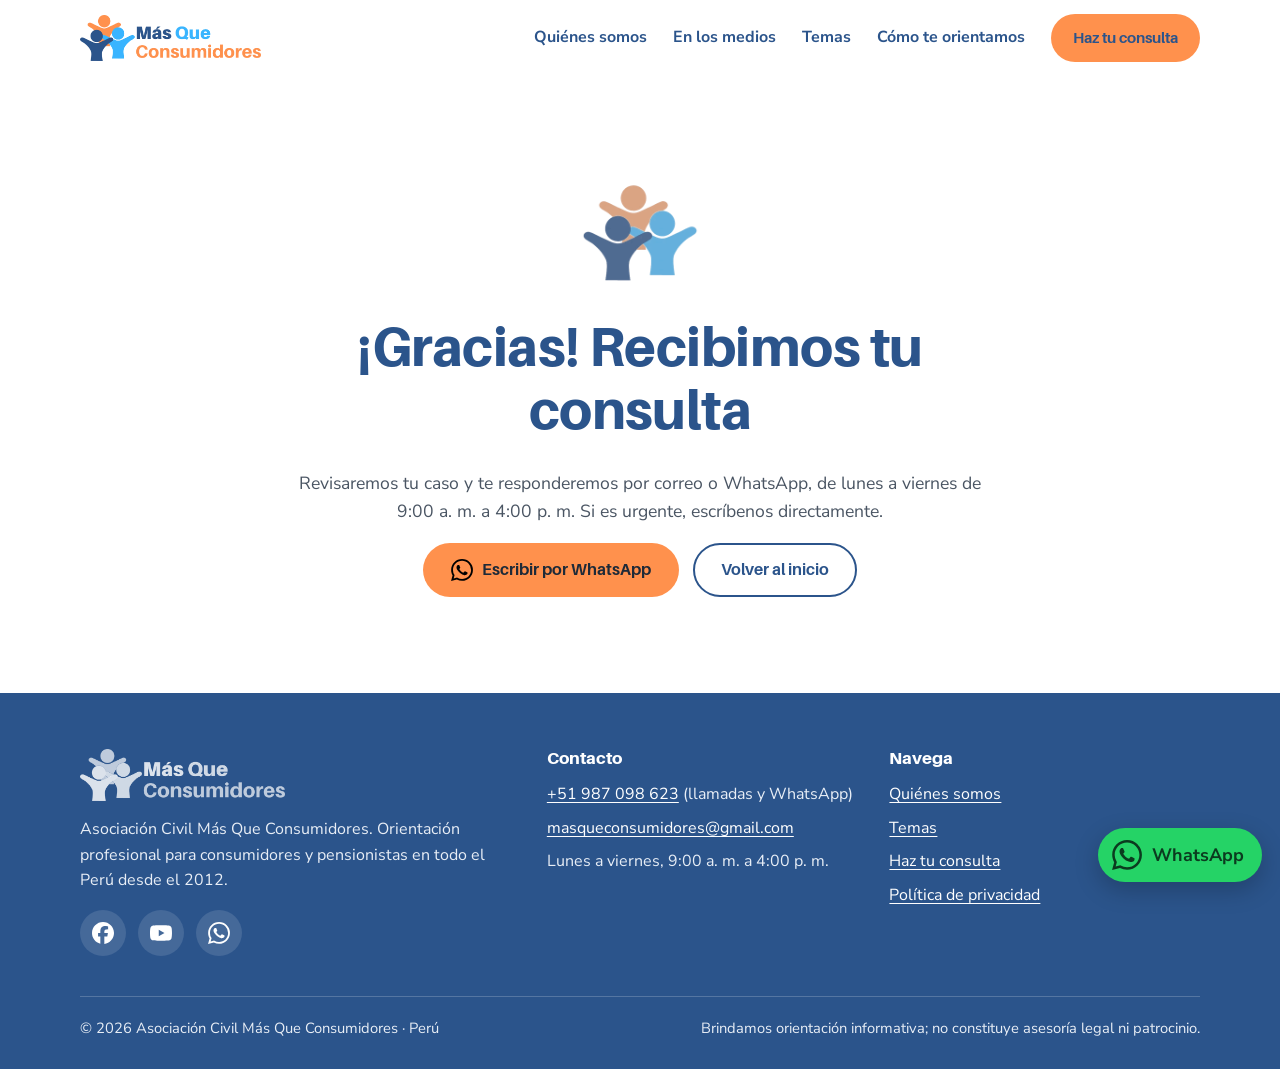
<file: gracias/index.html>
<!doctype html>
<html lang="es-PE">
<head>
<meta charset="utf-8">
<meta name="viewport" content="width=device-width, initial-scale=1">
<title>Consulta enviada | Más Que Consumidores</title>
<meta name="description" content="Recibimos tu consulta. Te responderemos por correo o WhatsApp.">
<link rel="canonical" href="https://masqueconsumidores.github.io/gracias/">
<meta name="theme-color" content="#2B548B">
<meta property="og:type" content="website">
<meta property="og:locale" content="es_PE">
<meta property="og:site_name" content="Más Que Consumidores">
<meta property="og:title" content="Consulta enviada | Más Que Consumidores">
<meta property="og:description" content="Recibimos tu consulta. Te responderemos por correo o WhatsApp.">
<meta property="og:url" content="https://masqueconsumidores.github.io/gracias/">
<meta property="og:image" content="https://masqueconsumidores.github.io/assets/img/og-mas-que-consumidores.jpg">
<meta property="og:image:width" content="1200">
<meta property="og:image:height" content="630">
<meta name="twitter:card" content="summary_large_image">
<link rel="icon" type="image/png" sizes="32x32" href="../assets/img/favicon-32.png">
<link rel="icon" type="image/png" sizes="48x48" href="../assets/img/favicon-48.png">
<link rel="apple-touch-icon" href="../assets/img/apple-touch-icon.png">
<link rel="preload" href="../assets/fonts/aileron-latin-800-normal.woff2" as="font" type="font/woff2" crossorigin>
<link rel="stylesheet" href="../assets/css/styles.css?v=5">
<!-- Google tag (gtag.js) -->
<script async src="https://www.googletagmanager.com/gtag/js?id=G-V4RS6MXYWG"></script>
<script>window.dataLayer=window.dataLayer||[];function gtag(){dataLayer.push(arguments);}gtag('js',new Date());gtag('config','G-V4RS6MXYWG');</script>
<meta name="robots" content="noindex">
</head>
<body>
<a class="saltar" href="#contenido">Saltar al contenido</a>
<header class="cabecera">
  <div class="contenedor cabecera__fila">
    <a class="cabecera__logo" href="../index.html" aria-label="Más Que Consumidores, ir al inicio">
      <img src="../assets/img/logo-color.png" alt="Más Que Consumidores" width="720" height="183">
    </a>
    <button class="menu-boton" type="button" aria-controls="menu" aria-expanded="false" aria-label="Abrir menú"><svg viewBox="0 0 24 24" aria-hidden="true" focusable="false"><path d="M3 6h18M3 12h18M3 18h18" stroke="currentColor" stroke-width="2.2" stroke-linecap="round" fill="none"/></svg></button>
    <nav aria-label="Principal">
      <div class="menu" id="menu">
        <a href="../#quienes-somos">Quiénes somos</a>
        <a href="../#en-los-medios">En los medios</a>
        <a href="../#temas">Temas</a>
        <a href="../#como-te-orientamos">Cómo te orientamos</a>
        <a class="btn btn--naranja" href="../#contacto">Haz tu consulta</a>
      </div>
    </nav>
  </div>
</header>
<main id="contenido" class="pagina">
  <div class="contenedor centro">
    <img class="icono-grande" src="../assets/img/favicon-512.png" alt="" width="512" height="512">
    <h1>¡Gracias! Recibimos tu consulta</h1>
    <p class="intro" style="margin:0 auto 1em">Revisaremos tu caso y te responderemos por correo o WhatsApp, de lunes a viernes de 9:00 a. m. a 4:00 p. m. Si es urgente, escríbenos directamente.</p>
    <div class="botones">
      <a class="btn btn--naranja" href="https://wa.me/51987098623?text=Hola%2C%20quisiera%20una%20orientaci%C3%B3n%20sobre%20" data-sin-icono><svg viewBox="0 0 24 24" aria-hidden="true" focusable="false"><path d="M17.47 14.38c-.3-.15-1.76-.87-2.03-.97-.27-.1-.47-.15-.67.15-.2.3-.77.97-.94 1.16-.17.2-.35.22-.64.08-.3-.15-1.26-.46-2.39-1.48-.88-.79-1.48-1.76-1.65-2.06-.17-.3-.02-.46.13-.6.13-.14.3-.35.45-.52.15-.18.2-.3.3-.5.1-.2.05-.37-.03-.52-.07-.15-.67-1.61-.92-2.2-.24-.58-.49-.5-.67-.51h-.57c-.2 0-.52.07-.79.37-.27.3-1.04 1.02-1.04 2.48s1.07 2.88 1.21 3.07c.15.2 2.1 3.2 5.08 4.49.71.31 1.26.49 1.7.63.71.22 1.36.19 1.87.12.57-.09 1.76-.72 2-1.42.25-.69.25-1.29.17-1.41-.07-.12-.27-.2-.57-.35m-5.42 7.4h-.01a9.87 9.87 0 0 1-5.03-1.38l-.36-.21-3.74.98 1-3.65-.24-.37a9.86 9.86 0 0 1-1.51-5.26c0-5.45 4.44-9.88 9.89-9.88 2.64 0 5.12 1.03 6.99 2.9a9.83 9.83 0 0 1 2.89 6.99c0 5.45-4.44 9.88-9.88 9.88m8.41-18.3A11.82 11.82 0 0 0 12.05 0C5.5 0 .16 5.34.16 11.89c0 2.1.55 4.14 1.59 5.95L.06 24l6.3-1.65a11.88 11.88 0 0 0 5.68 1.45h.01c6.55 0 11.89-5.34 11.89-11.89a11.82 11.82 0 0 0-3.48-8.41Z"/></svg>Escribir por WhatsApp</a>
      <a class="btn btn--borde" href="../index.html">Volver al inicio</a>
    </div>
  </div>
</main>
<footer class="pie">
  <div class="contenedor">
    <div class="pie__rejilla">
      <div>
        <img class="pie__logo" src="../assets/img/logo-blanco.png" alt="Más Que Consumidores" width="720" height="183" loading="lazy">
        <p>Asociación Civil Más Que Consumidores. Orientación profesional para consumidores y pensionistas en todo el Perú desde el 2012.</p>
        <div class="redes">
          <a href="https://www.facebook.com/Masqueconsumidores" aria-label="Facebook de Más Que Consumidores" data-sin-icono><svg viewBox="0 0 24 24" aria-hidden="true" focusable="false"><path d="M9.1 23.69v-7.98H6.63v-3.67H9.1v-1.58c0-4.09 1.85-5.98 5.86-5.98.4 0 .96.04 1.47.1.39.04.77.11 1.14.2v3.32a8.6 8.6 0 0 0-1.39-.05c-.7 0-1.26.1-1.67.31a1.69 1.69 0 0 0-.68.62c-.26.42-.38 1-.38 1.75v1.3h3.92l-.39 2.1-.28 1.57h-3.25v8.24C19.4 23.24 24 18.18 24 12.04c0-6.63-5.37-12-12-12S0 5.42 0 12.04c0 5.63 3.87 10.35 9.1 11.65Z"/></svg></a>
          <a href="https://www.youtube.com/@abdondelgado1642" aria-label="Canal de YouTube" data-sin-icono><svg viewBox="0 0 24 24" aria-hidden="true" focusable="false"><path d="M23.5 6.19a3.02 3.02 0 0 0-2.12-2.14C19.5 3.55 12 3.55 12 3.55s-7.5 0-9.38.5A3.02 3.02 0 0 0 .5 6.19C0 8.07 0 12 0 12s0 3.93.5 5.81a3.02 3.02 0 0 0 2.12 2.14c1.88.5 9.38.5 9.38.5s7.5 0 9.38-.5a3.02 3.02 0 0 0 2.12-2.14C24 15.93 24 12 24 12s0-3.93-.5-5.81ZM9.55 15.57V8.43L15.82 12l-6.27 3.57Z"/></svg></a>
          <a href="https://wa.me/51987098623?text=Hola%2C%20quisiera%20una%20orientaci%C3%B3n%20sobre%20" aria-label="WhatsApp" data-sin-icono><svg viewBox="0 0 24 24" aria-hidden="true" focusable="false"><path d="M17.47 14.38c-.3-.15-1.76-.87-2.03-.97-.27-.1-.47-.15-.67.15-.2.3-.77.97-.94 1.16-.17.2-.35.22-.64.08-.3-.15-1.26-.46-2.39-1.48-.88-.79-1.48-1.76-1.65-2.06-.17-.3-.02-.46.13-.6.13-.14.3-.35.45-.52.15-.18.2-.3.3-.5.1-.2.05-.37-.03-.52-.07-.15-.67-1.61-.92-2.2-.24-.58-.49-.5-.67-.51h-.57c-.2 0-.52.07-.79.37-.27.3-1.04 1.02-1.04 2.48s1.07 2.88 1.21 3.07c.15.2 2.1 3.2 5.08 4.49.71.31 1.26.49 1.7.63.71.22 1.36.19 1.87.12.57-.09 1.76-.72 2-1.42.25-.69.25-1.29.17-1.41-.07-.12-.27-.2-.57-.35m-5.42 7.4h-.01a9.87 9.87 0 0 1-5.03-1.38l-.36-.21-3.74.98 1-3.65-.24-.37a9.86 9.86 0 0 1-1.51-5.26c0-5.45 4.44-9.88 9.89-9.88 2.64 0 5.12 1.03 6.99 2.9a9.83 9.83 0 0 1 2.89 6.99c0 5.45-4.44 9.88-9.88 9.88m8.41-18.3A11.82 11.82 0 0 0 12.05 0C5.5 0 .16 5.34.16 11.89c0 2.1.55 4.14 1.59 5.95L.06 24l6.3-1.65a11.88 11.88 0 0 0 5.68 1.45h.01c6.55 0 11.89-5.34 11.89-11.89a11.82 11.82 0 0 0-3.48-8.41Z"/></svg></a>
        </div>
      </div>
      <div>
        <h2>Contacto</h2>
        <ul>
          <li><a href="tel:+51987098623">+51 987 098 623</a> (llamadas y WhatsApp)</li>
          <li><a href="mailto:masqueconsumidores@gmail.com">masqueconsumidores@gmail.com</a></li>
          <li>Lunes a viernes, 9:00 a. m. a 4:00 p. m.</li>
        </ul>
      </div>
      <div>
        <h2>Navega</h2>
        <ul>
          <li><a href="../index.html#quienes-somos">Quiénes somos</a></li>
          <li><a href="../index.html#temas">Temas</a></li>
          <li><a href="../index.html#contacto">Haz tu consulta</a></li>
          <li><a href="../privacidad/index.html">Política de privacidad</a></li>
        </ul>
      </div>
    </div>
    <div class="pie__legal">
      <span>© <span id="anio">2026</span> Asociación Civil Más Que Consumidores · Perú</span>
      <span>Brindamos orientación informativa; no constituye asesoría legal ni patrocinio.</span>
    </div>
  </div>
</footer>
<a class="wa-flotante" href="https://wa.me/51987098623?text=Hola%2C%20quisiera%20una%20orientaci%C3%B3n%20sobre%20" aria-label="Escríbenos por WhatsApp" data-sin-icono><svg viewBox="0 0 24 24" aria-hidden="true" focusable="false"><path d="M17.47 14.38c-.3-.15-1.76-.87-2.03-.97-.27-.1-.47-.15-.67.15-.2.3-.77.97-.94 1.16-.17.2-.35.22-.64.08-.3-.15-1.26-.46-2.39-1.48-.88-.79-1.48-1.76-1.65-2.06-.17-.3-.02-.46.13-.6.13-.14.3-.35.45-.52.15-.18.2-.3.3-.5.1-.2.05-.37-.03-.52-.07-.15-.67-1.61-.92-2.2-.24-.58-.49-.5-.67-.51h-.57c-.2 0-.52.07-.79.37-.27.3-1.04 1.02-1.04 2.48s1.07 2.88 1.21 3.07c.15.2 2.1 3.2 5.08 4.49.71.31 1.26.49 1.7.63.71.22 1.36.19 1.87.12.57-.09 1.76-.72 2-1.42.25-.69.25-1.29.17-1.41-.07-.12-.27-.2-.57-.35m-5.42 7.4h-.01a9.87 9.87 0 0 1-5.03-1.38l-.36-.21-3.74.98 1-3.65-.24-.37a9.86 9.86 0 0 1-1.51-5.26c0-5.45 4.44-9.88 9.89-9.88 2.64 0 5.12 1.03 6.99 2.9a9.83 9.83 0 0 1 2.89 6.99c0 5.45-4.44 9.88-9.88 9.88m8.41-18.3A11.82 11.82 0 0 0 12.05 0C5.5 0 .16 5.34.16 11.89c0 2.1.55 4.14 1.59 5.95L.06 24l6.3-1.65a11.88 11.88 0 0 0 5.68 1.45h.01c6.55 0 11.89-5.34 11.89-11.89a11.82 11.82 0 0 0-3.48-8.41Z"/></svg><span>WhatsApp</span></a>
<script src="../assets/js/main.js?v=5" defer></script>
</body>
</html>
</file>
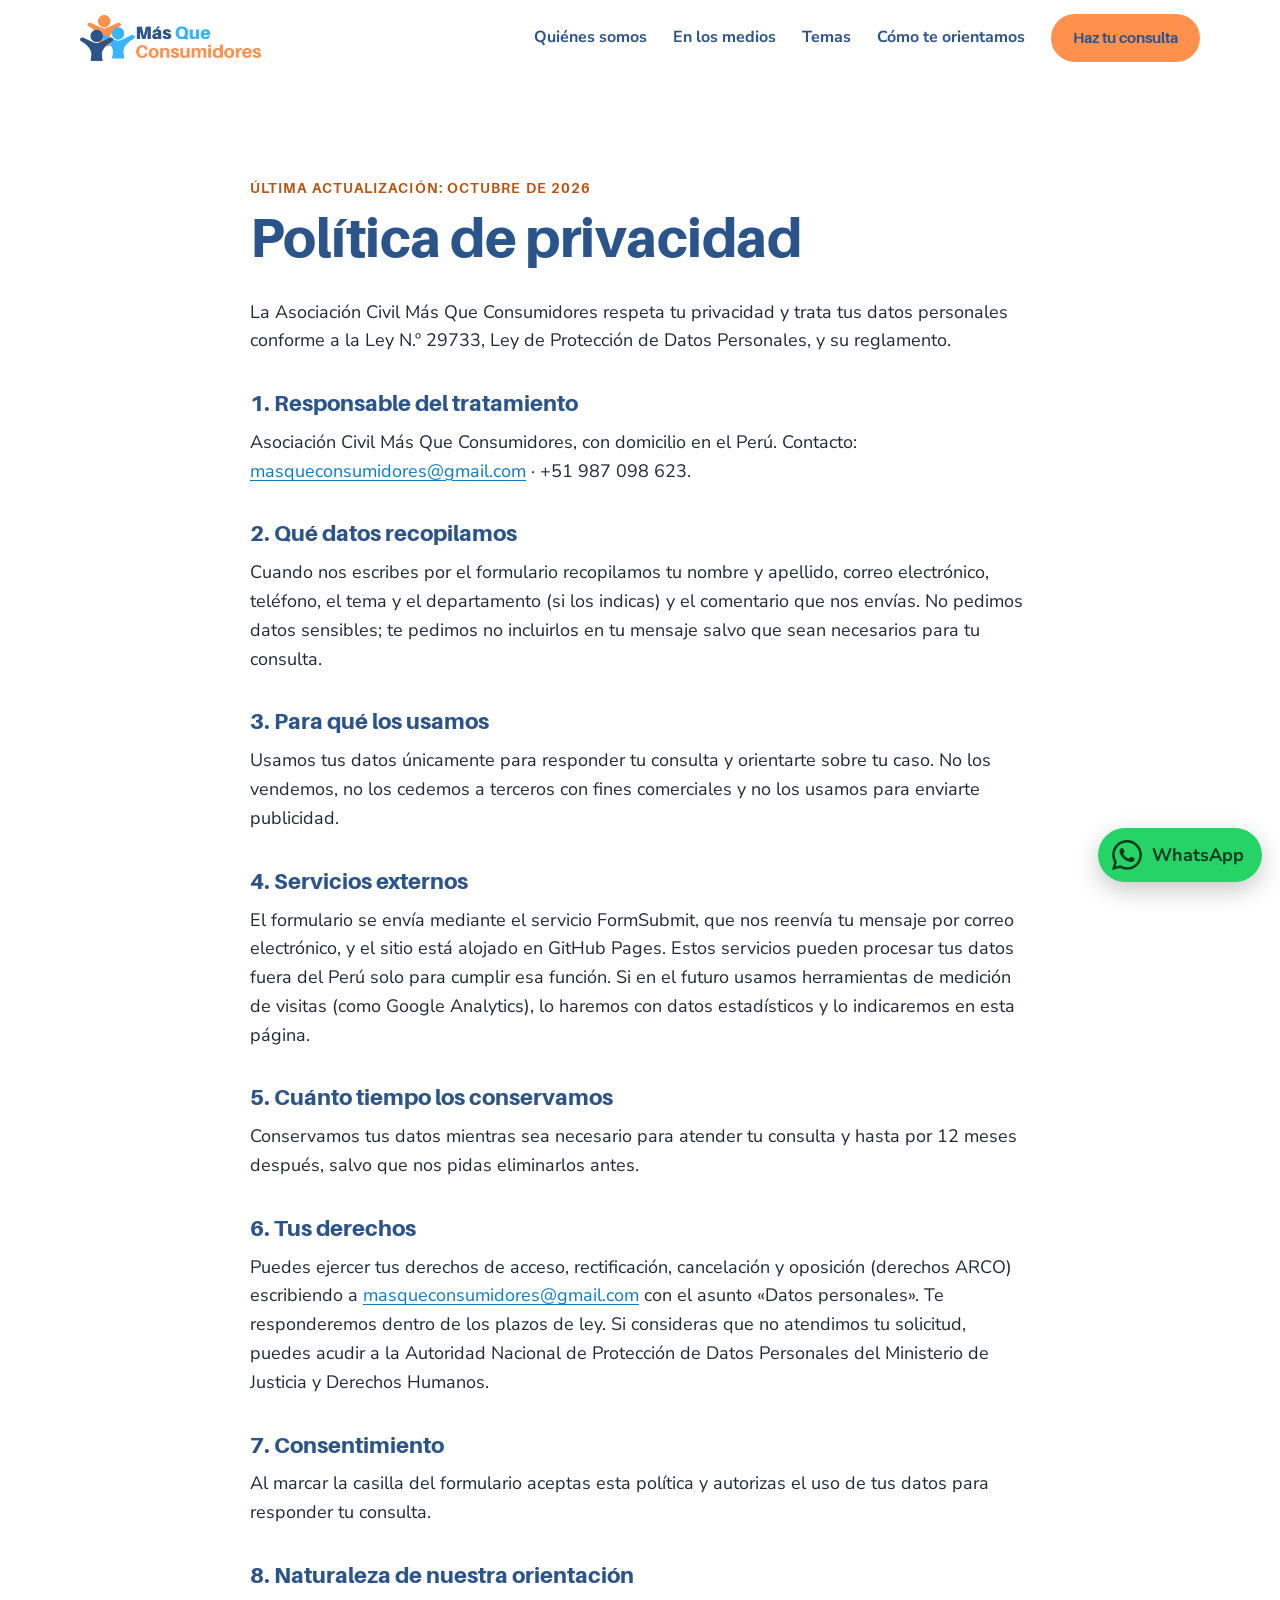
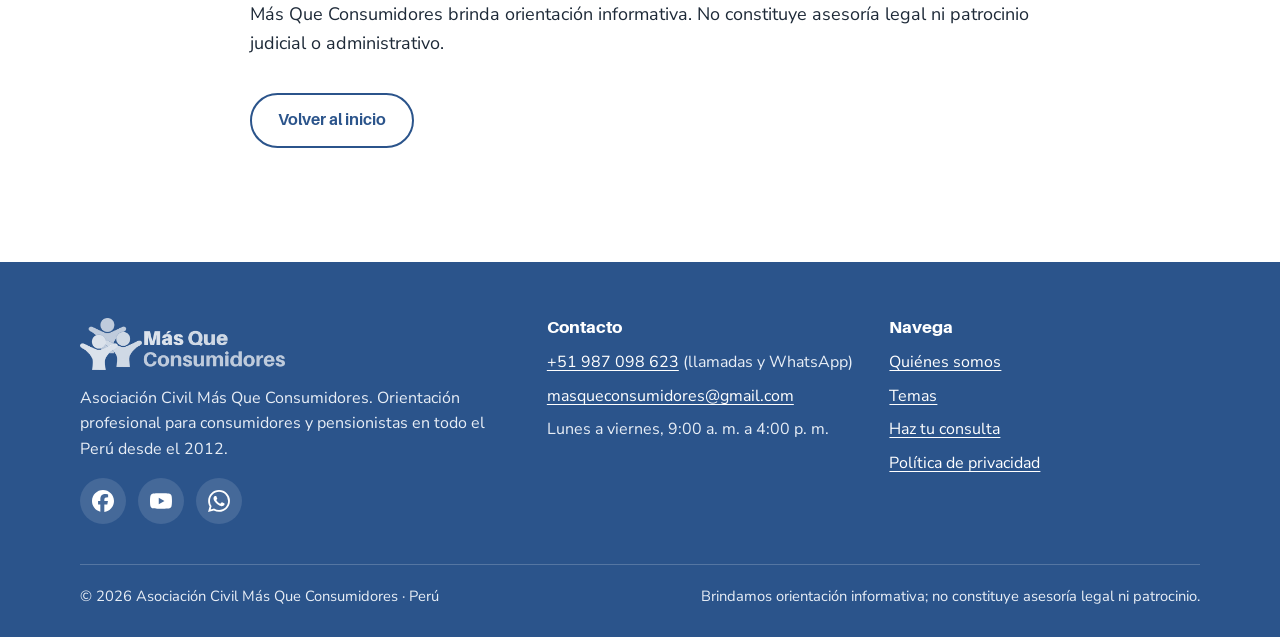
<file: privacidad/index.html>
<!doctype html>
<html lang="es-PE">
<head>
<meta charset="utf-8">
<meta name="viewport" content="width=device-width, initial-scale=1">
<title>Política de privacidad | Más Que Consumidores</title>
<meta name="description" content="Cómo la Asociación Civil Más Que Consumidores trata los datos personales que nos envías, según la Ley N.º 29733.">
<link rel="canonical" href="https://masqueconsumidores.github.io/privacidad/">
<meta name="theme-color" content="#2B548B">
<meta property="og:type" content="website">
<meta property="og:locale" content="es_PE">
<meta property="og:site_name" content="Más Que Consumidores">
<meta property="og:title" content="Política de privacidad | Más Que Consumidores">
<meta property="og:description" content="Cómo la Asociación Civil Más Que Consumidores trata los datos personales que nos envías, según la Ley N.º 29733.">
<meta property="og:url" content="https://masqueconsumidores.github.io/privacidad/">
<meta property="og:image" content="https://masqueconsumidores.github.io/assets/img/og-mas-que-consumidores.jpg">
<meta property="og:image:width" content="1200">
<meta property="og:image:height" content="630">
<meta name="twitter:card" content="summary_large_image">
<link rel="icon" type="image/png" sizes="32x32" href="../assets/img/favicon-32.png">
<link rel="icon" type="image/png" sizes="48x48" href="../assets/img/favicon-48.png">
<link rel="apple-touch-icon" href="../assets/img/apple-touch-icon.png">
<link rel="preload" href="../assets/fonts/aileron-latin-800-normal.woff2" as="font" type="font/woff2" crossorigin>
<link rel="stylesheet" href="../assets/css/styles.css?v=5">
<!-- Google tag (gtag.js) -->
<script async src="https://www.googletagmanager.com/gtag/js?id=G-V4RS6MXYWG"></script>
<script>window.dataLayer=window.dataLayer||[];function gtag(){dataLayer.push(arguments);}gtag('js',new Date());gtag('config','G-V4RS6MXYWG');</script>
</head>
<body>
<a class="saltar" href="#contenido">Saltar al contenido</a>
<header class="cabecera">
  <div class="contenedor cabecera__fila">
    <a class="cabecera__logo" href="../index.html" aria-label="Más Que Consumidores, ir al inicio">
      <img src="../assets/img/logo-color.png" alt="Más Que Consumidores" width="720" height="183">
    </a>
    <button class="menu-boton" type="button" aria-controls="menu" aria-expanded="false" aria-label="Abrir menú"><svg viewBox="0 0 24 24" aria-hidden="true" focusable="false"><path d="M3 6h18M3 12h18M3 18h18" stroke="currentColor" stroke-width="2.2" stroke-linecap="round" fill="none"/></svg></button>
    <nav aria-label="Principal">
      <div class="menu" id="menu">
        <a href="../#quienes-somos">Quiénes somos</a>
        <a href="../#en-los-medios">En los medios</a>
        <a href="../#temas">Temas</a>
        <a href="../#como-te-orientamos">Cómo te orientamos</a>
        <a class="btn btn--naranja" href="../#contacto">Haz tu consulta</a>
      </div>
    </nav>
  </div>
</header>
<main id="contenido" class="pagina">
  <div class="contenedor">
    <span class="antetitulo">Última actualización: octubre de 2026</span>
    <h1>Política de privacidad</h1>
    <p>La Asociación Civil Más Que Consumidores respeta tu privacidad y trata tus datos personales conforme a la Ley N.º 29733, Ley de Protección de Datos Personales, y su reglamento.</p>

    <h2>1. Responsable del tratamiento</h2>
    <p>Asociación Civil Más Que Consumidores, con domicilio en el Perú. Contacto: <a href="mailto:masqueconsumidores@gmail.com">masqueconsumidores@gmail.com</a> · +51 987 098 623.</p>

    <h2>2. Qué datos recopilamos</h2>
    <p>Cuando nos escribes por el formulario recopilamos tu nombre y apellido, correo electrónico, teléfono, el tema y el departamento (si los indicas) y el comentario que nos envías. No pedimos datos sensibles; te pedimos no incluirlos en tu mensaje salvo que sean necesarios para tu consulta.</p>

    <h2>3. Para qué los usamos</h2>
    <p>Usamos tus datos únicamente para responder tu consulta y orientarte sobre tu caso. No los vendemos, no los cedemos a terceros con fines comerciales y no los usamos para enviarte publicidad.</p>

    <h2>4. Servicios externos</h2>
    <p>El formulario se envía mediante el servicio FormSubmit, que nos reenvía tu mensaje por correo electrónico, y el sitio está alojado en GitHub Pages. Estos servicios pueden procesar tus datos fuera del Perú solo para cumplir esa función. Si en el futuro usamos herramientas de medición de visitas (como Google Analytics), lo haremos con datos estadísticos y lo indicaremos en esta página.</p>

    <h2>5. Cuánto tiempo los conservamos</h2>
    <p>Conservamos tus datos mientras sea necesario para atender tu consulta y hasta por 12 meses después, salvo que nos pidas eliminarlos antes.</p>

    <h2>6. Tus derechos</h2>
    <p>Puedes ejercer tus derechos de acceso, rectificación, cancelación y oposición (derechos ARCO) escribiendo a <a href="mailto:masqueconsumidores@gmail.com">masqueconsumidores@gmail.com</a> con el asunto «Datos personales». Te responderemos dentro de los plazos de ley. Si consideras que no atendimos tu solicitud, puedes acudir a la Autoridad Nacional de Protección de Datos Personales del Ministerio de Justicia y Derechos Humanos.</p>

    <h2>7. Consentimiento</h2>
    <p>Al marcar la casilla del formulario aceptas esta política y autorizas el uso de tus datos para responder tu consulta.</p>

    <h2>8. Naturaleza de nuestra orientación</h2>
    <p>Más Que Consumidores brinda orientación informativa. No constituye asesoría legal ni patrocinio judicial o administrativo.</p>
    <p style="margin-top:2em"><a class="btn btn--borde" href="../index.html">Volver al inicio</a></p>
  </div>
</main>
<footer class="pie">
  <div class="contenedor">
    <div class="pie__rejilla">
      <div>
        <img class="pie__logo" src="../assets/img/logo-blanco.png" alt="Más Que Consumidores" width="720" height="183" loading="lazy">
        <p>Asociación Civil Más Que Consumidores. Orientación profesional para consumidores y pensionistas en todo el Perú desde el 2012.</p>
        <div class="redes">
          <a href="https://www.facebook.com/Masqueconsumidores" aria-label="Facebook de Más Que Consumidores" data-sin-icono><svg viewBox="0 0 24 24" aria-hidden="true" focusable="false"><path d="M9.1 23.69v-7.98H6.63v-3.67H9.1v-1.58c0-4.09 1.85-5.98 5.86-5.98.4 0 .96.04 1.47.1.39.04.77.11 1.14.2v3.32a8.6 8.6 0 0 0-1.39-.05c-.7 0-1.26.1-1.67.31a1.69 1.69 0 0 0-.68.62c-.26.42-.38 1-.38 1.75v1.3h3.92l-.39 2.1-.28 1.57h-3.25v8.24C19.4 23.24 24 18.18 24 12.04c0-6.63-5.37-12-12-12S0 5.42 0 12.04c0 5.63 3.87 10.35 9.1 11.65Z"/></svg></a>
          <a href="https://www.youtube.com/@abdondelgado1642" aria-label="Canal de YouTube" data-sin-icono><svg viewBox="0 0 24 24" aria-hidden="true" focusable="false"><path d="M23.5 6.19a3.02 3.02 0 0 0-2.12-2.14C19.5 3.55 12 3.55 12 3.55s-7.5 0-9.38.5A3.02 3.02 0 0 0 .5 6.19C0 8.07 0 12 0 12s0 3.93.5 5.81a3.02 3.02 0 0 0 2.12 2.14c1.88.5 9.38.5 9.38.5s7.5 0 9.38-.5a3.02 3.02 0 0 0 2.12-2.14C24 15.93 24 12 24 12s0-3.93-.5-5.81ZM9.55 15.57V8.43L15.82 12l-6.27 3.57Z"/></svg></a>
          <a href="https://wa.me/51987098623?text=Hola%2C%20quisiera%20una%20orientaci%C3%B3n%20sobre%20" aria-label="WhatsApp" data-sin-icono><svg viewBox="0 0 24 24" aria-hidden="true" focusable="false"><path d="M17.47 14.38c-.3-.15-1.76-.87-2.03-.97-.27-.1-.47-.15-.67.15-.2.3-.77.97-.94 1.16-.17.2-.35.22-.64.08-.3-.15-1.26-.46-2.39-1.48-.88-.79-1.48-1.76-1.65-2.06-.17-.3-.02-.46.13-.6.13-.14.3-.35.45-.52.15-.18.2-.3.3-.5.1-.2.05-.37-.03-.52-.07-.15-.67-1.61-.92-2.2-.24-.58-.49-.5-.67-.51h-.57c-.2 0-.52.07-.79.37-.27.3-1.04 1.02-1.04 2.48s1.07 2.88 1.21 3.07c.15.2 2.1 3.2 5.08 4.49.71.31 1.26.49 1.7.63.71.22 1.36.19 1.87.12.57-.09 1.76-.72 2-1.42.25-.69.25-1.29.17-1.41-.07-.12-.27-.2-.57-.35m-5.42 7.4h-.01a9.87 9.87 0 0 1-5.03-1.38l-.36-.21-3.74.98 1-3.65-.24-.37a9.86 9.86 0 0 1-1.51-5.26c0-5.45 4.44-9.88 9.89-9.88 2.64 0 5.12 1.03 6.99 2.9a9.83 9.83 0 0 1 2.89 6.99c0 5.45-4.44 9.88-9.88 9.88m8.41-18.3A11.82 11.82 0 0 0 12.05 0C5.5 0 .16 5.34.16 11.89c0 2.1.55 4.14 1.59 5.95L.06 24l6.3-1.65a11.88 11.88 0 0 0 5.68 1.45h.01c6.55 0 11.89-5.34 11.89-11.89a11.82 11.82 0 0 0-3.48-8.41Z"/></svg></a>
        </div>
      </div>
      <div>
        <h2>Contacto</h2>
        <ul>
          <li><a href="tel:+51987098623">+51 987 098 623</a> (llamadas y WhatsApp)</li>
          <li><a href="mailto:masqueconsumidores@gmail.com">masqueconsumidores@gmail.com</a></li>
          <li>Lunes a viernes, 9:00 a. m. a 4:00 p. m.</li>
        </ul>
      </div>
      <div>
        <h2>Navega</h2>
        <ul>
          <li><a href="../index.html#quienes-somos">Quiénes somos</a></li>
          <li><a href="../index.html#temas">Temas</a></li>
          <li><a href="../index.html#contacto">Haz tu consulta</a></li>
          <li><a href="../privacidad/index.html">Política de privacidad</a></li>
        </ul>
      </div>
    </div>
    <div class="pie__legal">
      <span>© <span id="anio">2026</span> Asociación Civil Más Que Consumidores · Perú</span>
      <span>Brindamos orientación informativa; no constituye asesoría legal ni patrocinio.</span>
    </div>
  </div>
</footer>
<a class="wa-flotante" href="https://wa.me/51987098623?text=Hola%2C%20quisiera%20una%20orientaci%C3%B3n%20sobre%20" aria-label="Escríbenos por WhatsApp" data-sin-icono><svg viewBox="0 0 24 24" aria-hidden="true" focusable="false"><path d="M17.47 14.38c-.3-.15-1.76-.87-2.03-.97-.27-.1-.47-.15-.67.15-.2.3-.77.97-.94 1.16-.17.2-.35.22-.64.08-.3-.15-1.26-.46-2.39-1.48-.88-.79-1.48-1.76-1.65-2.06-.17-.3-.02-.46.13-.6.13-.14.3-.35.45-.52.15-.18.2-.3.3-.5.1-.2.05-.37-.03-.52-.07-.15-.67-1.61-.92-2.2-.24-.58-.49-.5-.67-.51h-.57c-.2 0-.52.07-.79.37-.27.3-1.04 1.02-1.04 2.48s1.07 2.88 1.21 3.07c.15.2 2.1 3.2 5.08 4.49.71.31 1.26.49 1.7.63.71.22 1.36.19 1.87.12.57-.09 1.76-.72 2-1.42.25-.69.25-1.29.17-1.41-.07-.12-.27-.2-.57-.35m-5.42 7.4h-.01a9.87 9.87 0 0 1-5.03-1.38l-.36-.21-3.74.98 1-3.65-.24-.37a9.86 9.86 0 0 1-1.51-5.26c0-5.45 4.44-9.88 9.89-9.88 2.64 0 5.12 1.03 6.99 2.9a9.83 9.83 0 0 1 2.89 6.99c0 5.45-4.44 9.88-9.88 9.88m8.41-18.3A11.82 11.82 0 0 0 12.05 0C5.5 0 .16 5.34.16 11.89c0 2.1.55 4.14 1.59 5.95L.06 24l6.3-1.65a11.88 11.88 0 0 0 5.68 1.45h.01c6.55 0 11.89-5.34 11.89-11.89a11.82 11.82 0 0 0-3.48-8.41Z"/></svg><span>WhatsApp</span></a>
<script src="../assets/js/main.js?v=5" defer></script>
</body>
</html>
</file>
<file: assets/css/styles.css>
/* Más Que Consumidores — hoja de estilos única (v1) */

/* ---------- Fuentes alojadas en el sitio ---------- */
@font-face{font-family:"Aileron";src:url("../fonts/aileron-latin-800-normal.woff2") format("woff2");font-weight:800;font-display:swap}
@font-face{font-family:"Aileron";src:url("../fonts/aileron-latin-700-normal.woff2") format("woff2");font-weight:700;font-display:swap}
@font-face{font-family:"Nunito Sans";src:url("../fonts/nunito-sans-latin-400-normal.woff2") format("woff2");font-weight:400;font-display:swap}
@font-face{font-family:"Nunito Sans";src:url("../fonts/nunito-sans-latin-600-normal.woff2") format("woff2");font-weight:600;font-display:swap}
@font-face{font-family:"Nunito Sans";src:url("../fonts/nunito-sans-latin-700-normal.woff2") format("woff2");font-weight:700;font-display:swap}

/* ---------- Colores de marca ---------- */
:root{
  --azul:#2B548B;        /* primario del logo */
  --azul-oscuro:#1F3F6B;
  --celeste:#39B5FF;     /* secundario del logo: solo fondos e íconos */
  --naranja:#FF914D;     /* acento del logo: botones y detalles */
  --texto:#1E2A38;
  --texto-suave:#4A5563;
  --enlace:#0B7BC2;      /* celeste accesible para texto */
  --naranja-texto:#B85410;
  --crema:#FFF8F2;
  --celeste-suave:#EAF6FF;
  --blanco:#FFFFFF;
  --borde:#E3E8EF;
  --radio:14px;
  --sombra:0 6px 24px rgba(31,63,107,.10);
  --ancho:1160px;
  --titulos:"Aileron","Arial Black",system-ui,sans-serif;
  --cuerpo:"Nunito Sans",system-ui,-apple-system,"Segoe UI",Arial,sans-serif;
}

*,*::before,*::after{box-sizing:border-box}
html{scroll-behavior:smooth;scroll-padding-top:88px}
body{margin:0;font-family:var(--cuerpo);font-size:18px;line-height:1.6;color:var(--texto);background:var(--blanco);-webkit-font-smoothing:antialiased}
img{max-width:100%;height:auto;display:block}
a{color:var(--enlace);text-underline-offset:3px}
a:hover{color:var(--azul)}
h1,h2,h3{font-family:var(--titulos);color:var(--azul);line-height:1.15;margin:0 0 .5em}
h1{font-weight:800;font-size:clamp(2.1rem,4.6vw,3.4rem);letter-spacing:-.01em}
h2{font-weight:800;font-size:clamp(1.7rem,3.2vw,2.4rem)}
h3{font-weight:700;font-size:1.25rem}
p{margin:0 0 1em}
.contenedor{width:100%;max-width:var(--ancho);margin:0 auto;padding:0 20px}
.seccion{padding:clamp(56px,8vw,96px) 0}
.seccion--crema{background:var(--crema)}
.seccion--celeste{background:var(--celeste-suave)}
.antetitulo{display:inline-block;font-family:var(--titulos);font-weight:700;font-size:.85rem;letter-spacing:.08em;text-transform:uppercase;color:var(--naranja-texto);margin-bottom:.6em}
.intro{max-width:720px;font-size:1.1rem;color:var(--texto-suave)}
.sr-only{position:absolute!important;width:1px;height:1px;padding:0;margin:-1px;overflow:hidden;clip:rect(0,0,0,0);white-space:nowrap;border:0}

/* Saltar al contenido */
.saltar{position:absolute;left:12px;top:-60px;background:var(--azul);color:#fff;padding:10px 16px;border-radius:8px;z-index:200;text-decoration:none}
.saltar:focus{top:12px;color:#fff}
:focus-visible{outline:3px solid var(--naranja);outline-offset:3px;border-radius:4px}

/* ---------- Botones ---------- */
.btn{display:inline-flex;align-items:center;justify-content:center;gap:.5em;min-height:52px;padding:12px 26px;border-radius:999px;font-family:var(--titulos);font-weight:700;font-size:1.02rem;text-decoration:none;border:2px solid transparent;cursor:pointer;transition:transform .2s ease,box-shadow .2s ease,background-color .2s ease}
.btn:hover{transform:translateY(-2px);box-shadow:0 8px 18px rgba(31,63,107,.16)}
.btn--naranja{background:var(--naranja);color:var(--texto)}
.btn--naranja:hover{color:var(--texto);background:#FF9F63}
.btn--borde{background:transparent;color:var(--azul);border-color:var(--azul)}
.btn--borde:hover{background:var(--azul);color:#fff}
.btn--azul{background:var(--azul);color:#fff}
.btn--azul:hover{background:var(--azul-oscuro);color:#fff}
.btn svg{width:22px;height:22px;flex:none}
.botones{display:flex;flex-wrap:wrap;gap:14px;margin-top:8px}

/* ---------- Encabezado fijo ---------- */
.cabecera{position:sticky;top:0;z-index:100;background:rgba(255,255,255,.96);backdrop-filter:saturate(1.4) blur(8px);border-bottom:1px solid transparent;transition:border-color .25s ease,box-shadow .25s ease}
.cabecera.con-sombra{border-bottom-color:var(--borde);box-shadow:0 4px 18px rgba(31,63,107,.08)}
.cabecera__fila{display:flex;align-items:center;justify-content:space-between;gap:20px;min-height:76px}
.cabecera__logo img{height:46px;width:auto}
.menu{display:flex;align-items:center;gap:26px}
.menu a{color:var(--azul);font-weight:700;text-decoration:none;font-size:1rem}
.menu a:hover{color:var(--naranja-texto)}
.menu .btn{min-height:46px;padding:10px 20px;font-size:.95rem}
.menu-boton{display:none;background:none;border:0;padding:10px;cursor:pointer;color:var(--azul)}
.menu-boton svg{width:30px;height:30px}

@media (max-width:979px){
  .menu-boton{display:inline-flex}
  .menu{position:absolute;left:0;right:0;top:100%;flex-direction:column;align-items:stretch;gap:0;background:#fff;border-bottom:1px solid var(--borde);box-shadow:0 12px 24px rgba(31,63,107,.12);padding:8px 20px 20px;display:none}
  .menu.abierto{display:flex}
  .menu a{padding:14px 4px;border-bottom:1px solid var(--borde);font-size:1.1rem}
  .menu .btn{margin-top:14px;border-bottom:0}
}

/* ---------- Sección 1: Héroe y fundador ---------- */
.heroe{background:var(--crema);padding:clamp(40px,7vw,88px) 0 clamp(56px,8vw,96px);overflow:hidden}
.heroe__rejilla{display:grid;grid-template-columns:1.05fr .95fr;gap:clamp(28px,5vw,64px);align-items:center}
.heroe__bajada{font-size:1.25rem;font-weight:600;color:var(--azul);margin-bottom:.6em}
.heroe__texto{color:var(--texto-suave);font-size:1.08rem;max-width:560px}
.horario{font-size:.95rem;color:var(--texto-suave);margin-top:12px}
.sellos{display:flex;flex-wrap:wrap;gap:10px;list-style:none;padding:0;margin:28px 0 0}
.sellos li{display:flex;align-items:center;gap:8px;background:#fff;border:1px solid var(--borde);border-radius:999px;padding:8px 16px;font-weight:700;font-size:.95rem;color:var(--azul)}
.sellos li::before{content:"";width:10px;height:10px;border-radius:50%;background:var(--naranja);flex:none}
.heroe__foto{position:relative}
.heroe__foto figure{margin:0;position:relative;border-radius:22px;overflow:hidden;box-shadow:var(--sombra);aspect-ratio:900/614;background:#dde6f0}
.heroe__foto img{width:100%;height:100%;object-fit:cover}
.heroe__foto figcaption{position:absolute;left:0;right:0;top:0;padding:14px 18px 28px;text-align:right;background:linear-gradient(rgba(20,35,60,.75),transparent);color:#fff;font-size:.92rem;font-weight:600}
.insignia{position:absolute;left:-18px;bottom:-22px;z-index:2;display:flex;align-items:center;gap:12px;background:#fff;border-radius:16px;padding:12px 18px 12px 12px;box-shadow:0 10px 28px rgba(31,63,107,.18);max-width:320px;animation:aparecer .7s .4s ease-out both}
.insignia img{width:40px;height:40px;flex:none}
.insignia span{font-size:.9rem;color:var(--texto-suave);line-height:1.35}
.insignia strong{display:block;font-family:var(--titulos);font-weight:700;color:var(--azul);font-size:.98rem}
@keyframes aparecer{from{opacity:0;transform:translateY(12px)}to{opacity:1;transform:none}}

.fundador{display:grid;grid-template-columns:auto 1fr;gap:28px;align-items:center;background:#fff;border:1px solid var(--borde);border-radius:var(--radio);padding:28px;margin-top:clamp(40px,6vw,64px);box-shadow:var(--sombra)}
.fundador__foto{width:132px;height:132px;border-radius:50%;object-fit:cover;object-position:50% 20%;border:4px solid var(--celeste-suave)}
.fundador h3{margin-bottom:.15em;font-size:1.35rem}
.fundador__cargo{color:var(--naranja-texto);font-weight:700;margin-bottom:.6em}
.fundador__cita{border-left:4px solid var(--naranja);padding-left:16px;margin:12px 0 0;font-style:italic;color:var(--texto)}

.pilares{display:grid;grid-template-columns:repeat(3,1fr);gap:20px;margin-top:28px}
.pilar{background:#fff;border-radius:var(--radio);padding:22px;border-top:5px solid var(--celeste)}
.pilar:nth-child(2){border-top-color:var(--naranja)}
.pilar:nth-child(3){border-top-color:var(--azul)}
.pilar h3{font-size:1.1rem;margin-bottom:.3em}
.pilar p{margin:0;color:var(--texto-suave);font-size:1rem}

/* ---------- Sección 2: En los medios ---------- */
.medios{display:flex;flex-wrap:wrap;align-items:center;gap:10px 22px;margin:8px 0 32px;padding:14px 20px;background:#fff;border-radius:var(--radio);border:1px solid var(--borde);font-weight:700;color:var(--azul)}
.medios span:first-child{color:var(--texto-suave);font-weight:600}
.videos{display:grid;grid-template-columns:repeat(6,1fr);gap:22px}
.video{grid-column:span 2}
.video:nth-child(2),.video:nth-child(3){grid-column:span 3}
.video--destacado{grid-column:1/-1}
.videos .video--destacado a{display:grid;grid-template-columns:1.5fr 1fr;align-items:center}
.video--destacado .video__texto{padding:28px 32px}
.video a{display:flex;flex-direction:column;height:100%;background:#fff;border-radius:var(--radio);overflow:hidden;text-decoration:none;color:var(--texto);border:1px solid var(--borde);transition:transform .2s ease,box-shadow .2s ease}
.video a:hover{transform:translateY(-2px);box-shadow:var(--sombra);color:var(--texto)}
.video__imagen{position:relative;aspect-ratio:16/9;background:#dde6f0}
.video__imagen img{width:100%;height:100%;object-fit:cover}
.video__play{position:absolute;inset:0;display:grid;place-items:center}
.video__play span{width:64px;height:64px;border-radius:50%;background:rgba(255,255,255,.92);display:grid;place-items:center;box-shadow:0 4px 14px rgba(0,0,0,.25);transition:background-color .2s ease,transform .2s ease}
.video__play svg{width:26px;height:26px;margin-left:4px;fill:var(--azul)}
.video a:hover .video__play span{background:var(--naranja);transform:scale(1.06)}
.video--destacado .video__play span{width:84px;height:84px}
.video__texto{padding:16px 18px 18px}
.video__medio{display:block;font-size:.85rem;font-weight:700;color:var(--naranja-texto);text-transform:uppercase;letter-spacing:.05em}
.video__titulo{display:block;font-family:var(--titulos);font-weight:700;color:var(--azul);font-size:1.08rem;line-height:1.3;margin:4px 0}
.video--destacado .video__titulo{font-size:1.4rem}
.video__fecha{font-size:.92rem;color:var(--texto-suave)}
.etiqueta{display:inline-block;background:var(--naranja);color:var(--texto);font-weight:700;font-size:.8rem;border-radius:999px;padding:3px 12px;margin-bottom:8px}
.mas-videos{margin-top:28px}

/* ---------- Sección 3: Temas ---------- */
.temas{display:grid;grid-template-columns:repeat(6,1fr);gap:22px;margin-top:12px}
.tema{grid-column:span 2;display:flex;flex-direction:column;background:#fff;border-radius:var(--radio);padding:26px;border:1px solid var(--borde);transition:transform .2s ease,box-shadow .2s ease}
.tema:nth-child(4),.tema:nth-child(5){grid-column:span 3}
.tema:hover{transform:translateY(-2px);box-shadow:var(--sombra)}
.tema__icono{width:56px;height:56px;border-radius:16px;background:var(--celeste-suave);display:grid;place-items:center;margin-bottom:16px}
.tema__icono svg{width:30px;height:30px;stroke:var(--azul);fill:none;stroke-width:2;stroke-linecap:round;stroke-linejoin:round}
.tema__pregunta{font-weight:700;color:var(--naranja-texto);margin-bottom:.5em}
.tema ul{margin:0 0 20px;padding-left:1.2em;color:var(--texto-suave)}
.tema li{margin-bottom:.35em}
.tema li::marker{color:var(--naranja)}
.tema .btn{margin-top:auto;align-self:flex-start;min-height:46px;padding:10px 20px;font-size:.95rem}

/* ---------- Cómo te orientamos ---------- */
.pasos{list-style:none;padding:0;margin:32px 0 0;display:grid;grid-template-columns:repeat(4,1fr);gap:22px;counter-reset:paso}
.paso{position:relative;background:#fff;border-radius:var(--radio);padding:26px 22px;border:1px solid var(--borde)}
.paso__numero{width:58px;height:58px;border-radius:50%;display:grid;place-items:center;font-family:var(--titulos);font-weight:800;font-size:1.5rem;color:var(--naranja-texto);border:3px solid var(--naranja);background:#fff;margin-bottom:16px;transition:background-color .6s ease,color .6s ease}
.paso.visible .paso__numero{background:var(--naranja);color:var(--texto)}
.paso h3{font-size:1.12rem}
.paso p{margin:0;color:var(--texto-suave);font-size:1rem}
.aviso-caso{margin-top:32px;display:flex;flex-wrap:wrap;align-items:center;justify-content:space-between;gap:18px;background:var(--azul);color:#fff;border-radius:var(--radio);padding:24px 28px}
.aviso-caso p{margin:0;font-weight:600;font-size:1.1rem;max-width:620px}

/* ---------- Sección 4: Formulario ---------- */
.contacto{display:grid;grid-template-columns:.9fr 1.1fr;gap:clamp(28px,5vw,64px);align-items:start}
.canales{list-style:none;padding:0;margin:24px 0 0;display:grid;gap:14px}
.canales a,.canales div{display:flex;gap:14px;align-items:center;text-decoration:none;color:var(--texto);background:#fff;border:1px solid var(--borde);border-radius:var(--radio);padding:16px 18px;font-weight:600}
.canales a:hover{color:var(--azul);box-shadow:var(--sombra)}
.canales svg{width:28px;height:28px;flex:none;fill:var(--azul)}
.canales small{display:block;font-weight:400;color:var(--texto-suave);font-size:.92rem}
.estado{display:inline-flex;align-items:center;gap:6px;font-size:.88rem;font-weight:700;color:var(--texto-suave)}
.estado::before{content:"";width:9px;height:9px;border-radius:50%;background:#9AA5B1}
.estado.activo{color:#1E7A46}
.estado.activo::before{background:#22A55B}
.formulario{background:#fff;border-radius:22px;padding:clamp(22px,4vw,36px);box-shadow:var(--sombra);border:1px solid var(--borde)}
.campo{margin-bottom:18px}
.campo label{display:block;font-weight:700;margin-bottom:6px;color:var(--azul)}
.campo label .opcional{font-weight:400;color:var(--texto-suave);font-size:.92rem}
.campo input,.campo select,.campo textarea{width:100%;font:inherit;font-size:1rem;color:var(--texto);background:#fff;border:2px solid #C9D3DF;border-radius:10px;padding:12px 14px;min-height:52px}
.campo textarea{min-height:150px;resize:vertical}
.campo input:focus,.campo select:focus,.campo textarea:focus{border-color:var(--azul);outline:3px solid rgba(57,181,255,.35);outline-offset:0}
.campo--doble{display:grid;grid-template-columns:1fr 1fr;gap:16px}
.campo--doble>div{min-width:0}
.campo .error{display:none;color:#B42318;font-size:.92rem;font-weight:600;margin-top:6px}
.campo.con-error input,.campo.con-error textarea,.campo.con-error select{border-color:#B42318}
.campo.con-error .error{display:block}
.consentimiento{display:flex;gap:12px;align-items:flex-start;font-size:.98rem;margin-bottom:18px}
.consentimiento input{width:24px;height:24px;margin-top:2px;flex:none;accent-color:var(--azul)}
.consentimiento.con-error{color:#B42318}
.formulario .btn{width:100%}
.nota-form{font-size:.92rem;color:var(--texto-suave);margin:14px 0 0;text-align:center}
.trampa{position:absolute;left:-5000px}

/* ---------- Pie de página ---------- */
.pie{background:var(--azul);color:#E8EEF6;padding:56px 0 28px;font-size:1rem}
.pie a{color:#fff}
.pie__rejilla{display:grid;grid-template-columns:1.4fr 1fr 1fr;gap:32px}
.pie__logo{height:52px;width:auto;margin-bottom:16px}
.pie h2{color:#fff;font-size:1.05rem;margin-bottom:.8em}
.pie ul{list-style:none;padding:0;margin:0;display:grid;gap:8px}
.redes{display:flex;gap:12px;margin-top:16px}
.redes a{width:46px;height:46px;border-radius:50%;display:grid;place-items:center;background:rgba(255,255,255,.12);transition:background-color .2s ease,transform .2s ease}
.redes a:hover{background:var(--celeste);transform:translateY(-2px)}
.redes svg{width:22px;height:22px;fill:#fff}
.pie__legal{border-top:1px solid rgba(255,255,255,.2);margin-top:40px;padding-top:20px;font-size:.92rem;display:flex;flex-wrap:wrap;justify-content:space-between;gap:12px}

/* Botón flotante de WhatsApp */
.wa-flotante{position:fixed;right:18px;bottom:18px;z-index:90;display:flex;align-items:center;gap:10px;background:#25D366;color:#0B3B1F;border-radius:999px;padding:12px 18px 12px 14px;font-weight:700;text-decoration:none;box-shadow:0 8px 24px rgba(0,0,0,.22);transition:transform .2s ease}
.wa-flotante:hover{transform:translateY(-2px);color:#0B3B1F}
.wa-flotante svg{width:30px;height:30px;fill:#0B3B1F}

/* Enlaces externos */
.externo-icono{display:inline-block;width:.8em;height:.8em;margin-left:.3em;vertical-align:-.05em}

/* ---------- Páginas simples (gracias, privacidad, 404) ---------- */
.pagina{padding:clamp(48px,8vw,96px) 0}
.pagina .contenedor{max-width:820px}
.pagina h2{font-size:1.4rem;margin-top:1.6em}
.centro{text-align:center}
.centro .botones{justify-content:center}
.centro img.icono-grande{width:120px;margin:0 auto 24px}

/* ---------- Responsive ---------- */
@media (max-width:979px){
  .heroe__rejilla,.contacto{grid-template-columns:1fr}
  .heroe__foto{max-width:640px}
  .videos{grid-template-columns:repeat(2,1fr)}
  .video,.video:nth-child(2),.video:nth-child(3){grid-column:span 1}
  .video:last-child{grid-column:1/-1}
  .videos .video--destacado a{display:flex}
  .video--destacado .video__texto{padding:16px 18px 18px}
  .temas{grid-template-columns:1fr 1fr}
  .tema,.tema:nth-child(4),.tema:nth-child(5){grid-column:span 1}
  .tema:nth-child(5){grid-column:span 2}
  .pasos{grid-template-columns:1fr 1fr}
  .pie__rejilla{grid-template-columns:1fr 1fr}
  .pie__rejilla>div:first-child{grid-column:span 2}
}
@media (max-width:640px){
  body{font-size:17px}
  .cabecera__logo img{height:38px}
  .videos,.temas,.pasos,.pilares{grid-template-columns:1fr}
  .video:last-child{grid-column:span 1}
  .tema:nth-child(5){grid-column:span 1}
  .fundador{grid-template-columns:1fr;text-align:left;padding:22px}
  .campo--doble{grid-template-columns:1fr}
  .pie__rejilla{grid-template-columns:1fr}
  .pie__rejilla>div:first-child{grid-column:span 1}
  .wa-flotante span{display:none}
  .wa-flotante{padding:14px}
  .insignia{left:12px;bottom:-26px;max-width:calc(100% - 24px)}
}

/* Sin movimiento si el visitante lo pide */
@media (prefers-reduced-motion:reduce){
  html{scroll-behavior:auto}
  *,*::before,*::after{animation:none!important;transition:none!important}
  .btn:hover,.video a:hover,.tema:hover,.redes a:hover,.wa-flotante:hover{transform:none}
}
</file>
